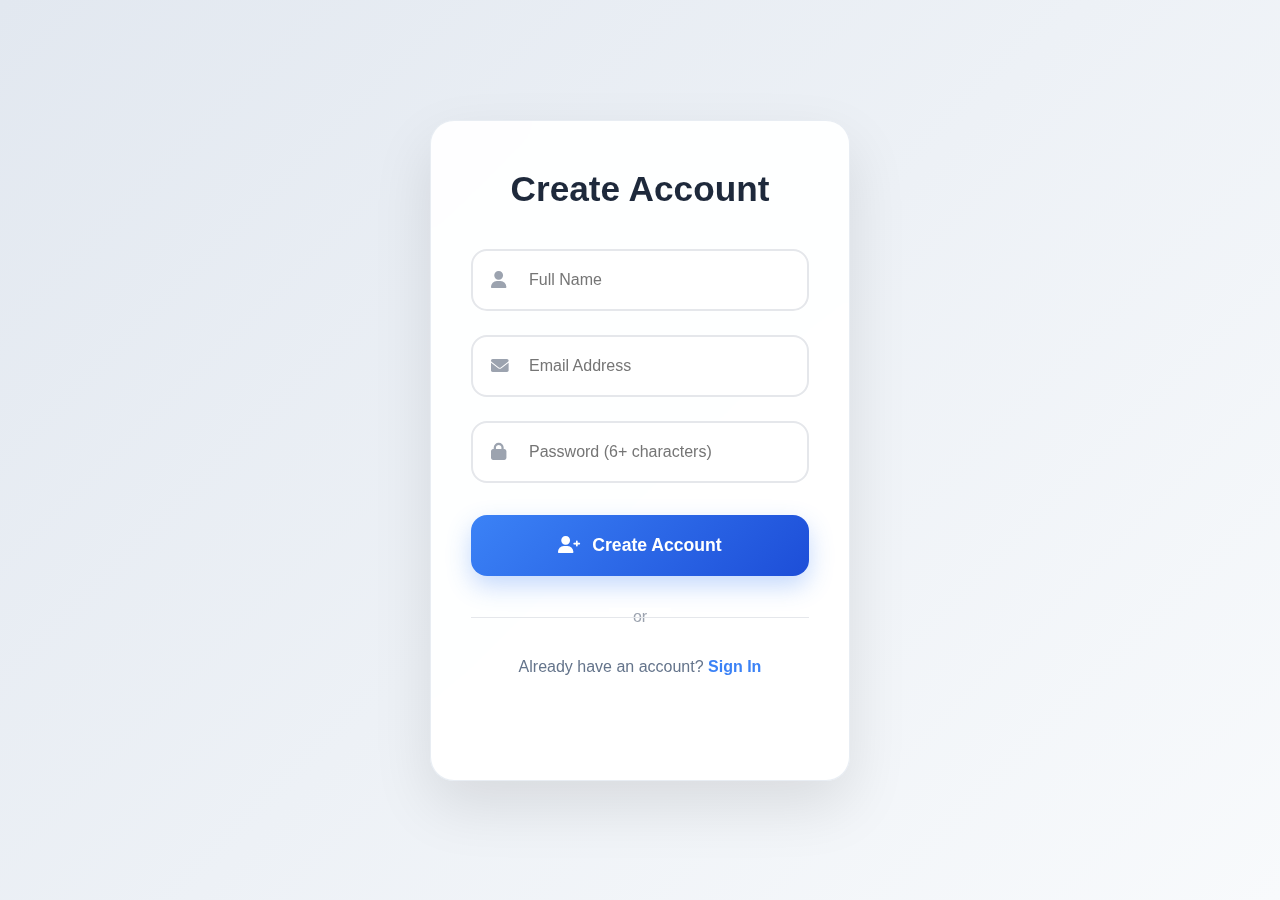
<file: public/index.html>
<!DOCTYPE html>
<html lang="en">
<head>
    <meta charset="UTF-8">
    <meta name="viewport" content="width=device-width, initial-scale=1.0">
    <title>Register — AI Resume Analyzer</title>
    <link href="https://cdnjs.cloudflare.com/ajax/libs/font-awesome/6.0.0/css/all.min.css" rel="stylesheet">
    <link rel="stylesheet" href="style.css">
</head>
<body>
    <div class="register-wrapper">
        <div class="register-container">
            <div class="register-card">
                <div class="logo-section">
                    <!-- <i class="fas fa-user-plus"></i> -->
                    <h1>Create Account</h1>
                    <!-- <p>Join thousands of professionals using AI-powered analysis</p> -->
                </div>

                <form class="register-form" id="registerForm">
                    <div class="input-group">
                        <i class="fas fa-user"></i>
                        <input id="name" type="text" placeholder="Full Name" required>
                    </div>

                    <div class="input-group">
                        <i class="fas fa-envelope"></i>
                        <input id="email" type="email" placeholder="Email Address" required>
                    </div>

                    <div class="input-group">
                        <i class="fas fa-lock"></i>
                        <input id="password" type="password" placeholder="Password (6+ characters)" required>
                    </div>

                    <button type="submit" id="btnRegister" class="btn-primary">
                        <i class="fas fa-user-plus"></i>
                        Create Account
                    </button>
                </form>

                <div class="divider">
                    <span>or</span>
                </div>

                <p class="login-link">
                    Already have an account? 
                    <a href="/login/">Sign In</a>
                </p>

                <div id="authStatus" class="status-message"></div>
            </div>
        </div>
    </div>

    <script src="script.js"></script>
</body>
</html>
</file>
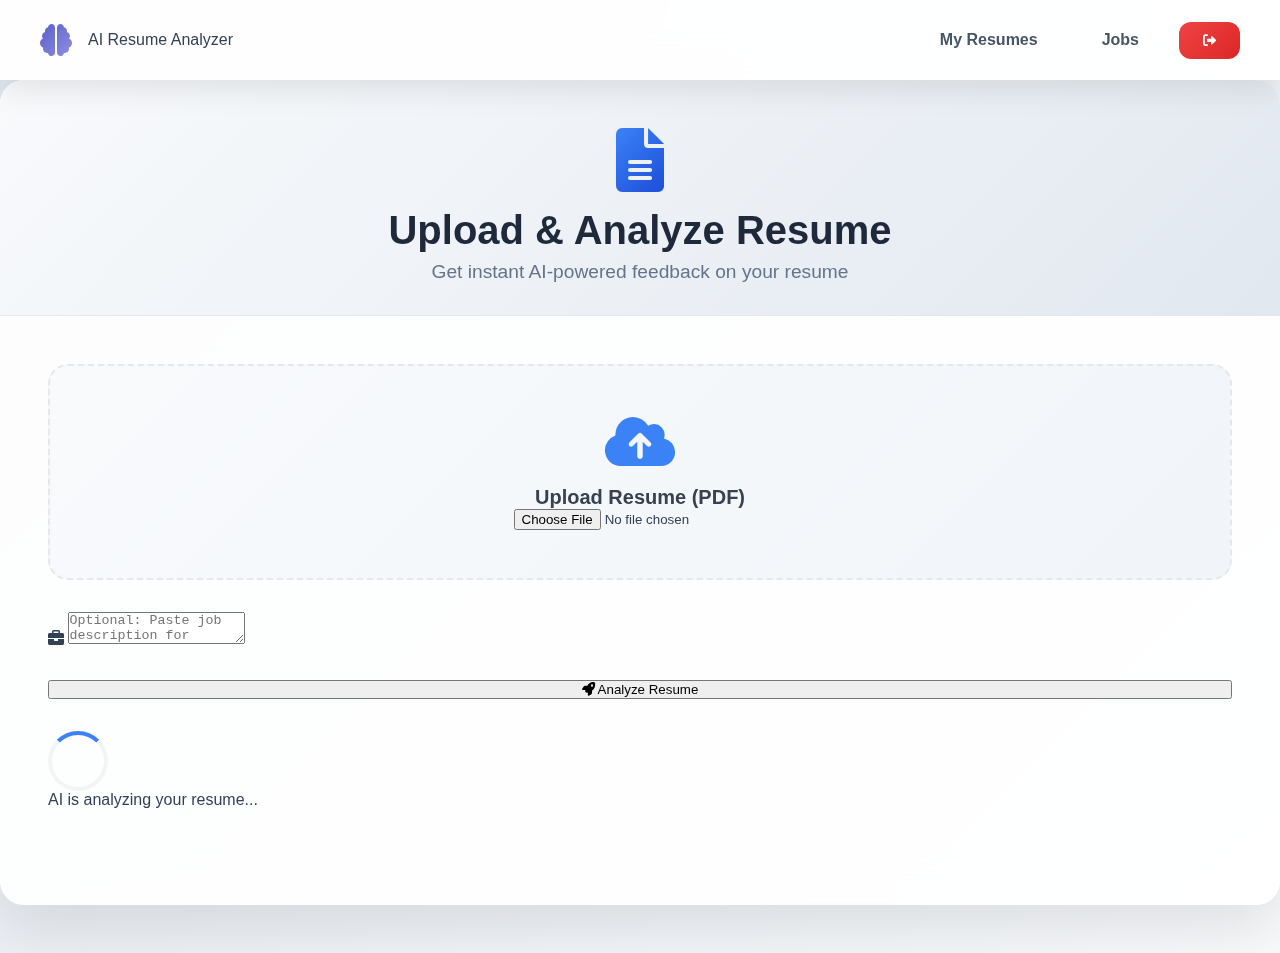
<file: public/analyzer/index.html>
<!DOCTYPE html>
<html lang="en">
<head>
    <meta charset="UTF-8">
    <meta name="viewport" content="width=device-width, initial-scale=1.0">
    <title>AI Resume Analyzer</title>
    <link href="https://cdnjs.cloudflare.com/ajax/libs/font-awesome/6.0.0/css/all.min.css" rel="stylesheet">
    <link rel="stylesheet" href="style.css">
    <!-- <link rel="stylesheet" href="../css/universal.css"> -->
</head>
<body>
    <nav class="navbar">
        <div class="nav-content">
            <div class="nav-left">
                <i class="fas fa-brain"></i>
                <span>AI Resume Analyzer</span>
            </div>
            <div class="nav-right">
                <a href="/resumes/" class="nav-link">My Resumes</a>
                <a href="/jobs/" class="nav-link">Jobs</a>
                <button class="btn-logout" onclick="logout()">
                    <i class="fas fa-sign-out-alt"></i>
                </button>
            </div>
        </div>
    </nav>

    <main class="analyzer-container">
        <div class="upload-card">
            <div class="upload-header">
                <i class="fas fa-file-alt"></i>
                <h1>Upload & Analyze Resume</h1>
                <p>Get instant AI-powered feedback on your resume</p>
            </div>

            <div class="upload-form">
                <div class="file-upload">
                    <label>
                        <i class="fas fa-cloud-upload-alt"></i>
                        <span>Upload Resume (PDF)</span>
                        <input type="file" id="fileInput" accept=".pdf" />
                    </label>
                </div>

                <div class="input-group">
                    <i class="fas fa-briefcase"></i>
                    <textarea id="jobDesc" placeholder="Optional: Paste job description for better matching analysis"></textarea>
                </div>

                <button id="btnUpload" class="btn-primary-large">
                    <i class="fas fa-rocket"></i>
                    Analyze Resume
                </button>

                <div id="loading" class="loading-state">
                    <div class="spinner"></div>
                    <span>AI is analyzing your resume...</span>
                </div>
            </div>

            <div id="result" class="results-section"></div>
        </div>
    </main>

    <script src="script.js"></script>
    <!-- <script src="../js/analyzer.js"></script> -->
</body>
</html>
</file>
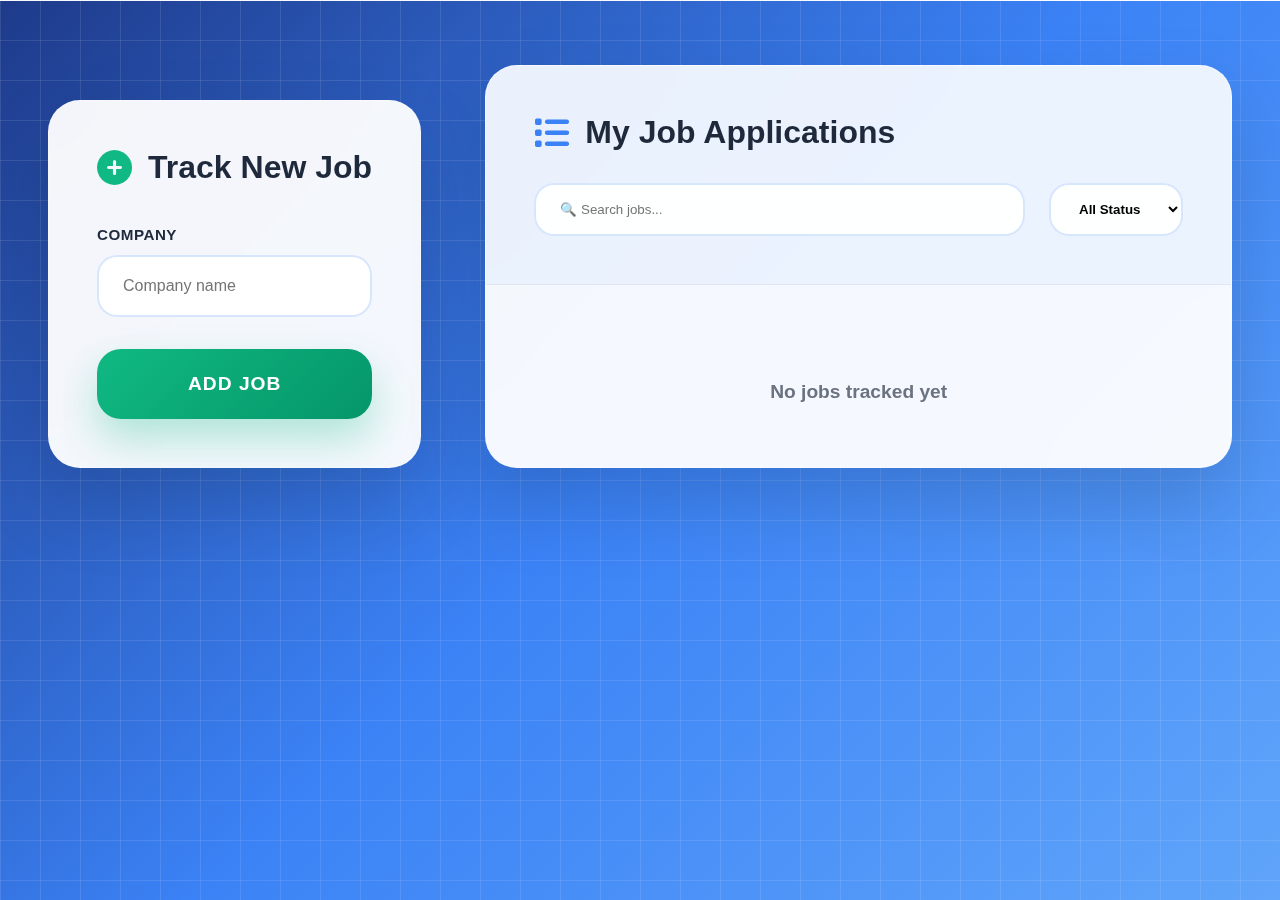
<file: public/jobs/index.html>
<!DOCTYPE html>
<html lang="en">
<head>
    <meta charset="UTF-8">
    <meta name="viewport" content="width=device-width, initial-scale=1.0">
    <title>Job Tracker - AI Resume Analyzer</title>
    <link href="https://cdnjs.cloudflare.com/ajax/libs/font-awesome/6.0.0/css/all.min.css" rel="stylesheet">
    <link rel="stylesheet" href="style.css">
</head>
<body>
    <!-- Navbar same as analyzer -->
    <nav class="navbar"><!-- ... same navbar ... --></nav>

    <main class="jobs-container">
        <!-- Add Job Form - All 12 fields preserved -->
        <div class="job-form-card">
            <h2><i class="fas fa-plus-circle"></i> Track New Job</h2>
            <!-- All your form fields exactly same -->
            <div class="form-group">
                <label>Company</label>
                <input id="jobCompany" placeholder="Company name">
            </div>
            <!-- ... all 12 fields ... -->
            <button id="btnAddJob" class="btn-primary">Add Job</button>
            <div id="jobsMsg"></div>
        </div>

        <!-- Jobs Table - Perfect responsive -->
        <div class="jobs-table-card">
            <div class="table-header">
                <h2><i class="fas fa-list"></i> My Job Applications</h2>
                <div class="table-controls">
                    <input id="searchJob" placeholder="🔍 Search jobs...">
                    <select id="filterStatus">
                        <option>All Status</option>
                        <!-- ... options ... -->
                    </select>
                </div>
            </div>
            <div class="table-wrapper">
                <table id="jobsTable">
                    <!-- Your exact table structure -->
                </table>
            </div>
            <div id="emptyState">No jobs tracked yet</div>
        </div>
    </main>

    <!-- <script src="scri// public/js/jobs.js
const btnAddJob = document.getElementById("btnAddJob");
const jobsTableBody = document.querySelector("#jobsTable tbody");
const jobsMsg = document.getElementById("jobsMsg");

function getToken() {
  return localStorage.getItem("token");
}

async function fetchJobs() {
  const token = getToken();
  if (!token) {
    jobsMsg.innerText = "Please login on index page";
    return;
  }

  try {
    const res = await fetch("/api/jobs", {
      headers: { Authorization: "Bearer " + token }
    });

    const data = await res.json();
    if (!data.success) {
      jobsMsg.innerText = "Failed to load jobs";
      return;
    }

    if (!data.jobs.length) {
      document.getElementById("emptyState").style.display = "block";
    } else {
      document.getElementById("emptyState").style.display = "none";
    }

    jobsTableBody.innerHTML = data.jobs
      .map(j => `
        <tr data-id="${j._id}">
          <td>${j.company}</td>
          <td>${j.position}</td>
          <td>${j.jobPostStatus || "open"}</td>
          <td>${j.jobType || "-"}</td>
          <td>${j.appliedDate ? new Date(j.appliedDate).toLocaleDateString() : "-"}</td>
          <td>
            <button class="btnEdit">Edit</button>
            <button class="btnDel">Delete</button>
          </td>
        </tr>
      `)
      .join("");
  } catch (err) {
    console.error(err);
    jobsMsg.innerText = "Error fetching";
  }
}

// Add Job
btnAddJob.addEventListener("click", async () => {
  const token = getToken();
  if (!token) return alert("Please login");

  const payload = {
    company: document.getElementById("jobCompany").value,
    position: document.getElementById("jobPosition").value,
    jobPostStatus: document.getElementById("jobPostStatus").value,
    status: document.getElementById("jobStatus").value,
    jobLocation: document.getElementById("jobLocation").value,
    jobType: document.getElementById("jobType").value,
    salary: document.getElementById("jobSalary").value,
    url: document.getElementById("jobUrl").value,
    jobDescription: document.getElementById("jobDesc").value,
    appliedDate: document.getElementById("jobDate").value,
    notes: document.getElementById("jobNotes").value
  };

  try {
    const res = await fetch("/api/jobs", {
      method: "POST",
      headers: {
        "Content-Type": "application/json",
        Authorization: "Bearer " + token
      },
      body: JSON.stringify(payload)
    });

    const data = await res.json();
    if (!data.success) {
      jobsMsg.innerText = data.message || "Add failed";
      return;
    }

    jobsMsg.innerText = "Job added";
    fetchJobs();
  } catch (err) {
    console.error(err);
    jobsMsg.innerText = "Error adding job";
  }
});

// Edit + Delete (Delegation)
document.addEventListener("click", async (e) => {
  if (e.target.matches(".btnDel")) {
    const row = e.target.closest("tr");
    const id = row.dataset.id;

    if (!confirm("Delete this job?")) return;

    const token = getToken();
    await fetch("/api/jobs/" + id, {
      method: "DELETE",
      headers: { Authorization: "Bearer " + token }
    });

    fetchJobs();
  }

  if (e.target.matches(".btnEdit")) {
    const row = e.target.closest("tr");
    const id = row.dataset.id;

    const newPostStatus = prompt(
      "Job Posting Status (open/paused/closed/filled/expired/draft):",
      row.children[2].innerText
    );

    const newMyStatus = prompt(
      "Your Status (Applied/Interviewing/Offered/Rejected):"
    );

    const token = getToken();

    await fetch("/api/jobs/" + id, {
      method: "PUT",
      headers: {
        "Content-Type": "application/json",
        Authorization: "Bearer " + token
      },
      body: JSON.stringify({
        jobPostStatus: newPostStatus,
        status: newMyStatus
      })
    });

    fetchJobs();
  }
});

// Load on page start
fetchJobs();
pt.js"></script> -->
</body>
</html>
</file>
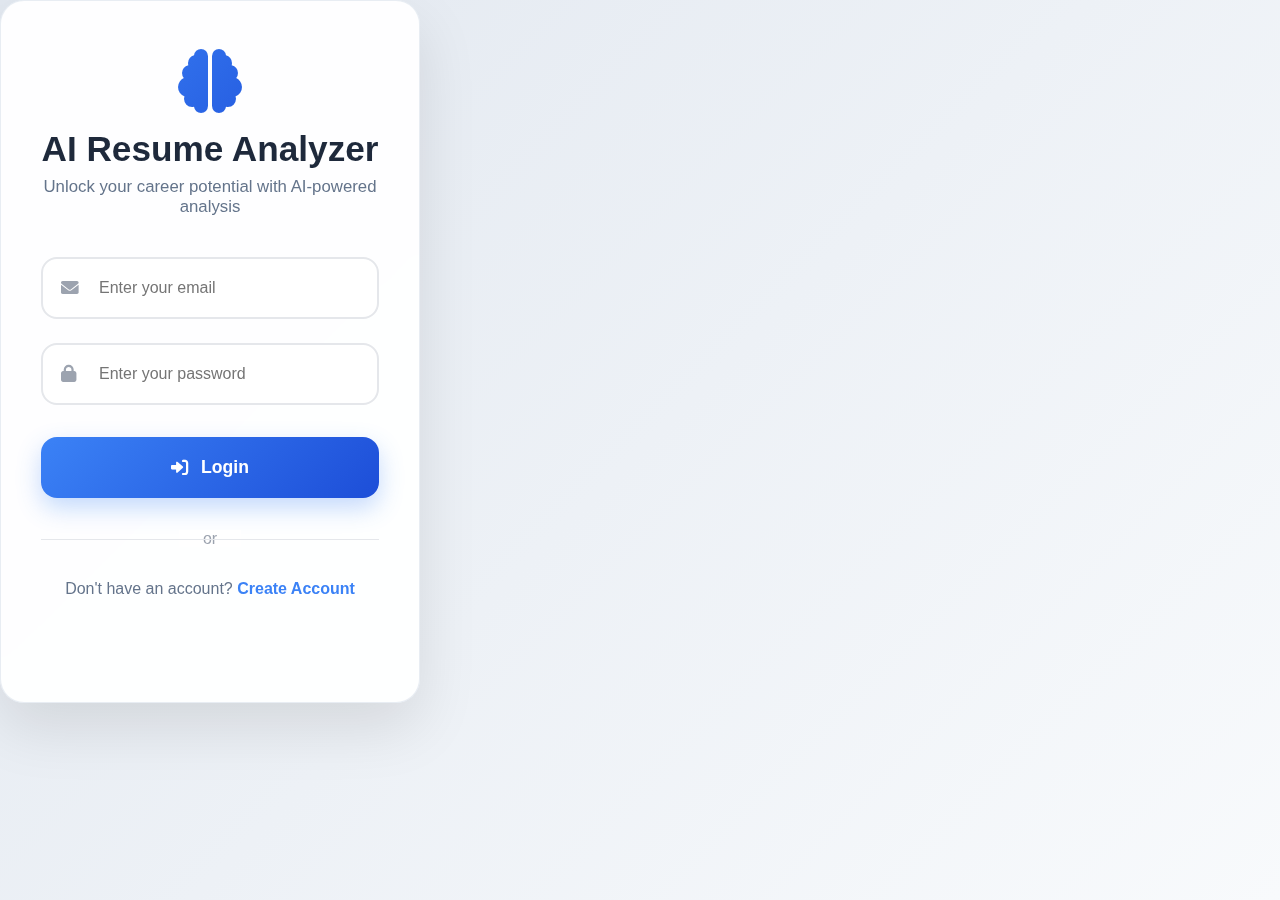
<file: public/login/index.html>
<!DOCTYPE html>
<html lang="en">
<head>
    <meta charset="UTF-8">
    <meta name="viewport" content="width=device-width, initial-scale=1.0">
    <title>Login — AI Resume Analyzer</title>
    <link href="https://cdnjs.cloudflare.com/ajax/libs/font-awesome/6.0.0/css/all.min.css" rel="stylesheet">
    <link rel="stylesheet" href="style.css">
</head>
<body>
    <div class="login-container">
        <div class="login-card">
            <div class="logo-section">
                <i class="fas fa-brain"></i>
                <h1>AI Resume Analyzer</h1>
                <p>Unlock your career potential with AI-powered analysis</p>
            </div>
            
            <form class="login-form" id="loginForm">
                <div class="input-group">
                    <i class="fas fa-envelope"></i>
                    <input id="email" type="email" placeholder="Enter your email" required>
                </div>
                
                <div class="input-group">
                    <i class="fas fa-lock"></i>
                    <input id="password" type="password" placeholder="Enter your password" required>
                </div>
                
                <button type="submit" id="btnLogin" class="btn-primary">
                    <i class="fas fa-sign-in-alt"></i>
                    Login
                </button>
            </form>
            
            <div class="divider">
                <span>or</span>
            </div>
            
            <p class="register-link">
                Don't have an account? 
                <a href="/">Create Account</a>
            </p>
            
            <div id="authStatus" class="status-message"></div>
        </div>
        
        <div class="login-bg">
            <div class="bg-animation"></div>
        </div>
    </div>

    <script src="script.js"></script>
    <script src="authscript.js"></script>

</body>
</html>
</file>
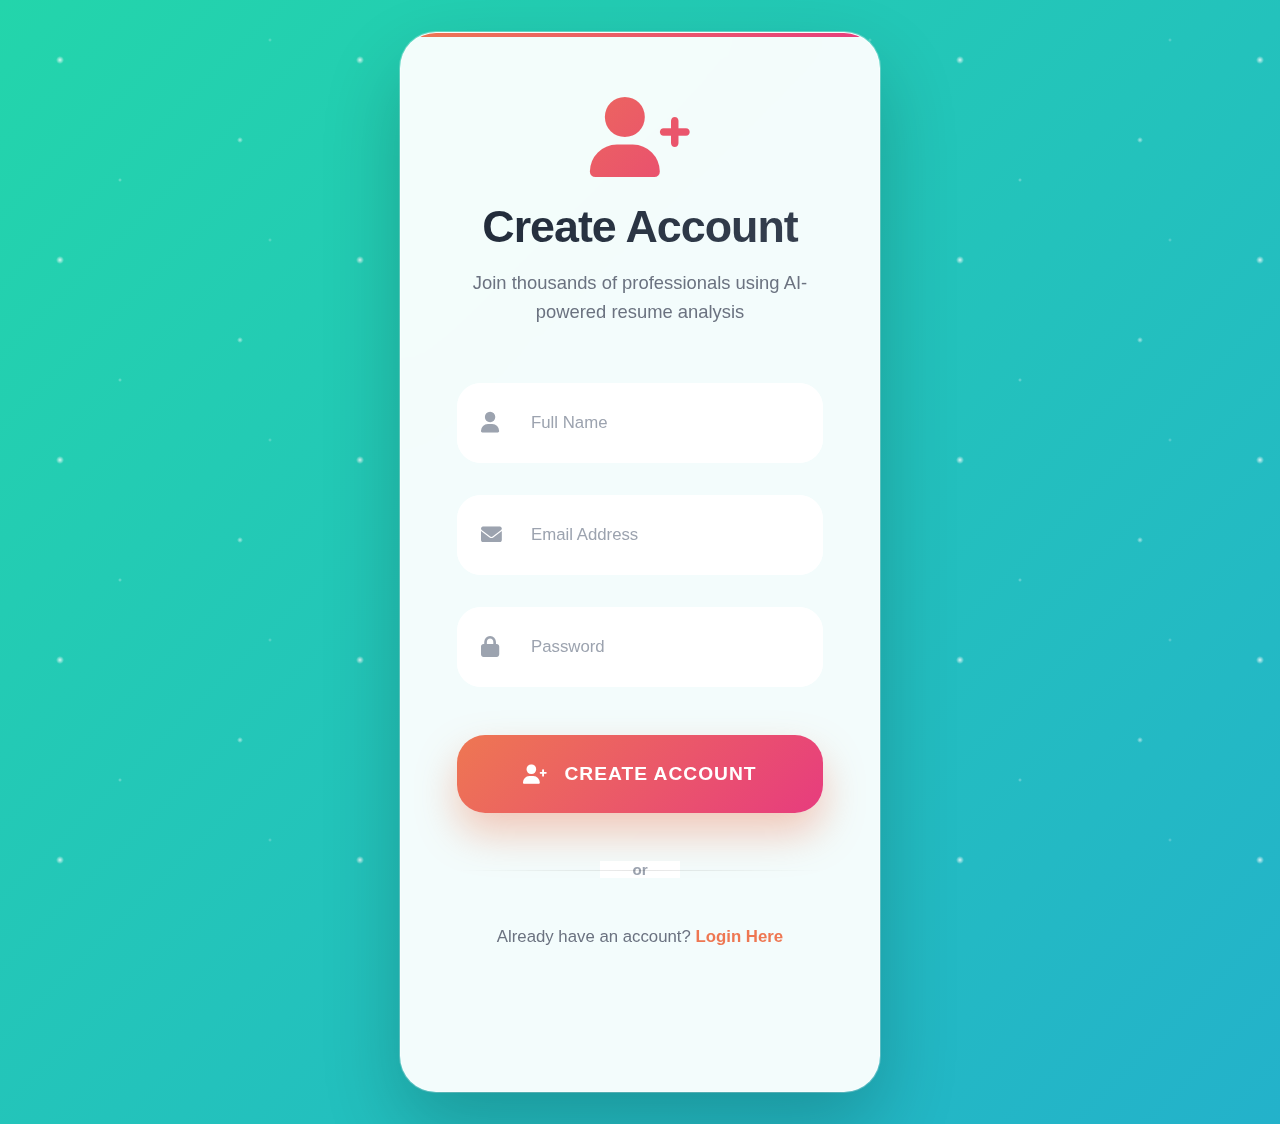
<file: public/register/index.html>
<!DOCTYPE html>
<html lang="en">
<head>
    <meta charset="UTF-8">
    <meta name="viewport" content="width=device-width, initial-scale=1.0">
    <title>Register — AI Resume Analyzer</title>
    <link href="https://cdnjs.cloudflare.com/ajax/libs/font-awesome/6.0.0/css/all.min.css" rel="stylesheet">
    <link rel="stylesheet" href="style.css">
</head>
<body>
    <div class="register-container">
        <div class="register-card">
            <div class="logo-section">
                <i class="fas fa-user-plus"></i>
                <h1>Create Account</h1>
                <p>Join thousands of professionals using AI-powered resume analysis</p>
            </div>
            
            <form class="register-form" id="registerForm">
                <div class="input-group">
                    <i class="fas fa-user"></i>
                    <input id="name" type="text" placeholder="Full Name" required>
                </div>
                
                <div class="input-group">
                    <i class="fas fa-envelope"></i>
                    <input id="email" type="email" placeholder="Email Address" required>
                </div>
                
                <div class="input-group">
                    <i class="fas fa-lock"></i>
                    <input id="password" type="password" placeholder="Password" required>
                </div>
                
                <button type="submit" id="btnRegister" class="btn-primary">
                    <i class="fas fa-user-plus"></i>
                    Create Account
                </button>
            </form>
            
            <div class="divider">
                <span>or</span>
            </div>
            
            <p class="login-link">
                Already have an account? 
                <a href="/login/">Login Here</a>
            </p>
            
            <div id="authStatus" class="status-message"></div>
        </div>
    </div>

    <script src="script.js"></script>
</body>
</html>
</file>
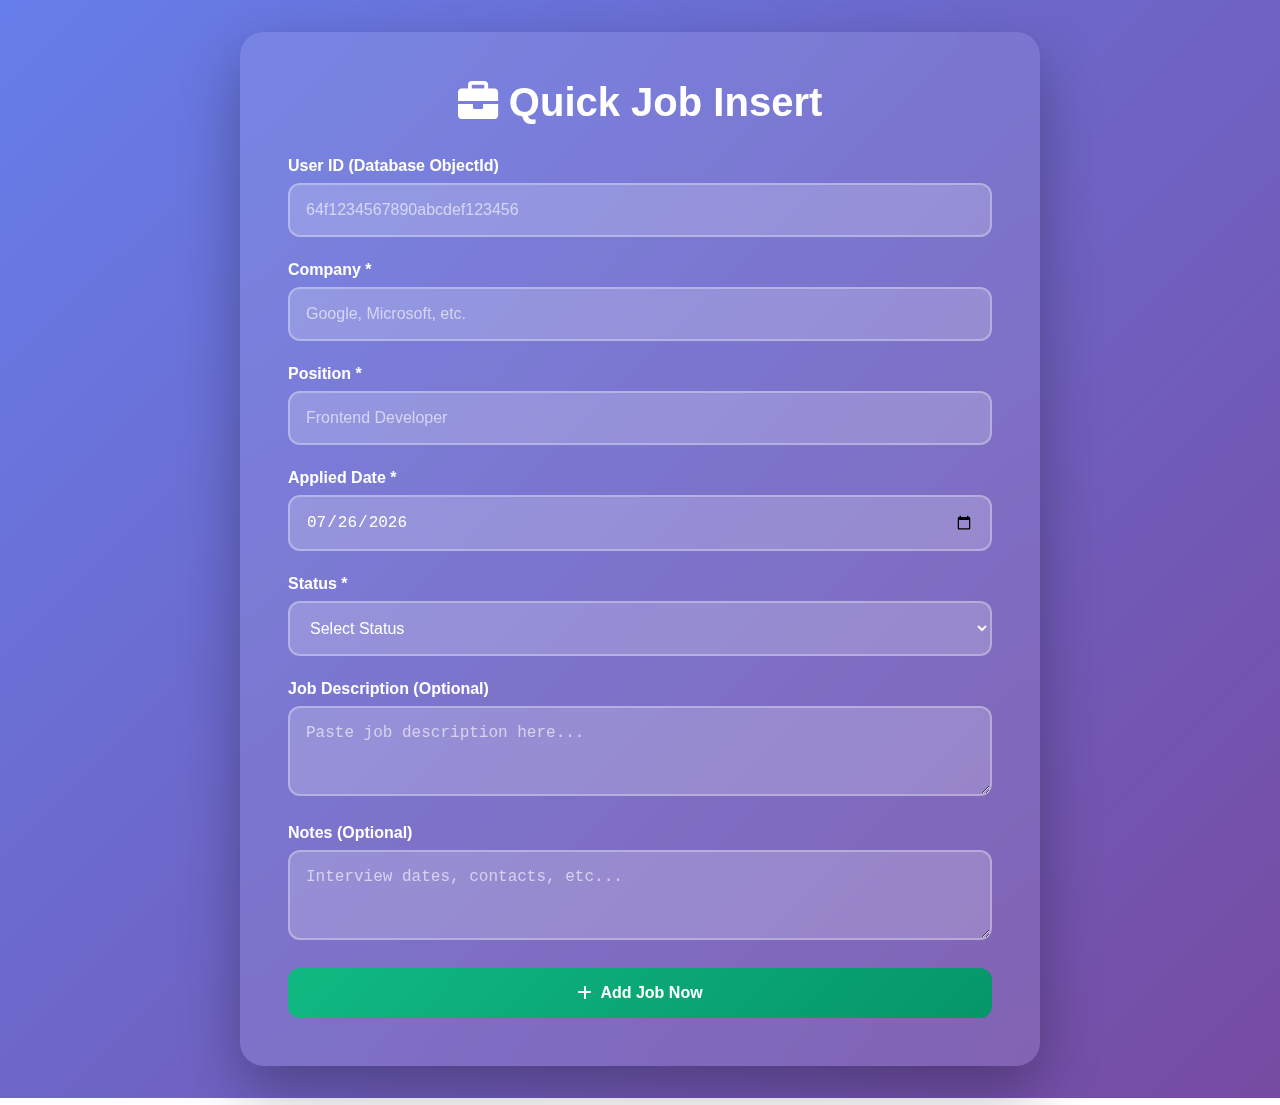
<file: public/admin-jobs.html>
<!DOCTYPE html>
<html lang="en">
<head>
    <meta charset="UTF-8">
    <meta name="viewport" content="width=device-width, initial-scale=1.0">
    <title>Admin Job Insert - Quick Add</title>
    <link href="https://cdnjs.cloudflare.com/ajax/libs/font-awesome/6.0.0/css/all.min.css" rel="stylesheet">
    <style>
        * { margin: 0; padding: 0; box-sizing: border-box; }
        body {
            font-family: -apple-system, BlinkMacSystemFont, sans-serif;
            background: linear-gradient(135deg, #667eea 0%, #764ba2 100%);
            min-height: 100vh;
            padding: 2rem;
        }
        .container {
            max-width: 800px;
            margin: 0 auto;
            background: rgba(255,255,255,0.1);
            backdrop-filter: blur(20px);
            border-radius: 24px;
            padding: 3rem;
            box-shadow: 0 25px 60px rgba(0,0,0,0.3);
        }
        h1 {
            text-align: center;
            color: white;
            margin-bottom: 2rem;
            font-size: 2.5rem;
        }
        .form-group {
            margin-bottom: 1.5rem;
        }
        label {
            display: block;
            color: white;
            margin-bottom: 0.5rem;
            font-weight: 600;
        }
        input, select, textarea {
            width: 100%;
            padding: 1rem;
            border: 2px solid rgba(255,255,255,0.3);
            border-radius: 12px;
            background: rgba(255,255,255,0.1);
            color: white;
            font-size: 1rem;
            backdrop-filter: blur(10px);
        }
        input::placeholder, textarea::placeholder {
            color: rgba(255,255,255,0.6);
        }
        input:focus, select:focus, textarea:focus {
            outline: none;
            border-color: #8b5cf6;
            box-shadow: 0 0 0 3px rgba(139,92,246,0.3);
        }
        .btn {
            padding: 1rem 2rem;
            border: none;
            border-radius: 12px;
            font-weight: 600;
            font-size: 1rem;
            cursor: pointer;
            display: inline-flex;
            align-items: center;
            gap: 0.5rem;
            transition: all 0.3s;
        }
        .btn-primary {
            background: linear-gradient(135deg, #10b981, #059669);
            color: white;
            width: 100%;
            justify-content: center;
        }
        .btn-primary:hover {
            transform: translateY(-2px);
            box-shadow: 0 15px 35px rgba(16,185,129,0.4);
        }
        .btn-success {
            background: linear-gradient(135deg, #10b981, #059669);
            color: white;
            margin-right: 1rem;
        }
        .jobs-list {
            margin-top: 2rem;
            max-height: 400px;
            overflow-y: auto;
        }
        .job-item {
            background: rgba(255,255,255,0.1);
            padding: 1.5rem;
            border-radius: 12px;
            margin-bottom: 1rem;
            border-left: 4px solid #10b981;
        }
        .status-badge {
            padding: 0.25rem 0.75rem;
            border-radius: 20px;
            font-size: 0.8rem;
            font-weight: 600;
        }
        .status-applied { background: #fed7aa; color: #b45309; }
        .status-interviewing { background: #bbf7d0; color: #059669; }
        .status-rejected { background: #fecaca; color: #991b1b; }
        .status-offered { background: #dcfce7; color: #166534; }
        .loading {
            text-align: center;
            padding: 2rem;
            color: white;
        }
        .spinner {
            width: 40px;
            height: 40px;
            border: 4px solid rgba(255,255,255,0.3);
            border-top: 4px solid white;
            border-radius: 50%;
            animation: spin 1s linear infinite;
            margin: 0 auto 1rem;
        }
        @keyframes spin {
            to { transform: rotate(360deg); }
        }
        .error { color: #ef4444; background: rgba(239,68,68,0.1); padding: 1rem; border-radius: 8px; margin-bottom: 1rem; }
        .success { color: #10b981; background: rgba(16,185,129,0.1); padding: 1rem; border-radius: 8px; margin-bottom: 1rem; }
    </style>
</head>
<body>
    <div class="container">
        <h1><i class="fas fa-briefcase"></i> Quick Job Insert</h1>
        
        <!-- Status Messages -->
        <div id="message"></div>
        
        <!-- Job Form -->
        <form id="jobForm">
            <div class="form-group">
                <label>User ID (Database ObjectId)</label>
                <input type="text" id="userId" placeholder="64f1234567890abcdef123456" required>
            </div>
            
            <div class="form-group">
                <label>Company *</label>
                <input type="text" id="company" placeholder="Google, Microsoft, etc." required>
            </div>
            
            <div class="form-group">
                <label>Position *</label>
                <input type="text" id="position" placeholder="Frontend Developer" required>
            </div>
            
            <div class="form-group">
                <label>Applied Date *</label>
                <input type="date" id="appliedDate" required>
            </div>
            
            <div class="form-group">
                <label>Status *</label>
                <select id="status" required>
                    <option value="">Select Status</option>
                    <option value="Applied">Applied</option>
                    <option value="Interviewing">Interviewing</option>
                    <option value="Rejected">Rejected</option>
                    <option value="Offered">Offered</option>
                </select>
            </div>
            
            <div class="form-group">
                <label>Job Description (Optional)</label>
                <textarea id="jobDescription" rows="3" placeholder="Paste job description here..."></textarea>
            </div>
            
            <div class="form-group">
                <label>Notes (Optional)</label>
                <textarea id="notes" rows="3" placeholder="Interview dates, contacts, etc..."></textarea>
            </div>
            
            <button type="submit" class="btn btn-primary">
                <i class="fas fa-plus"></i>
                Add Job Now
            </button>
        </form>
        
        <!-- Jobs List -->
        <div id="jobsList" class="jobs-list" style="display:none;">
            <h3 style="color:white;margin-bottom:1rem;"><i class="fas fa-list"></i> Recently Added Jobs:</h3>
            <div id="jobsContainer"></div>
        </div>
    </div>

    <script>
        // Set today's date by default
        document.getElementById('appliedDate').valueAsDate = new Date();

        document.getElementById('jobForm').addEventListener('submit', async (e) => {
            e.preventDefault();
            
            const btn = document.querySelector('.btn-primary');
            const messageDiv = document.getElementById('message');
            const jobsList = document.getElementById('jobsList');
            
            // Show loading
            btn.innerHTML = '<i class="fas fa-spinner fa-spin"></i> Adding...';
            btn.disabled = true;
            messageDiv.innerHTML = '<div class="loading"><div class="spinner"></div>Adding job...</div>';
            
            const formData = {
                userId: document.getElementById('userId').value.trim(),
                company: document.getElementById('company').value.trim(),
                position: document.getElementById('position').value.trim(),
                appliedDate: document.getElementById('appliedDate').value,
                status: document.getElementById('status').value,
                jobDescription: document.getElementById('jobDescription').value.trim(),
                notes: document.getElementById('notes').value.trim()
            };
            
            try {
                // Direct API call - NO TOKEN REQUIRED (for admin)
                const response = await fetch('/api/jobs', {
                    method: 'POST',
                    headers: { 'Content-Type': 'application/json' },
                    body: JSON.stringify(formData)
                });
                
                const data = await response.json();
                
                if (data.success) {
                    messageDiv.innerHTML = `
                        <div class="success">
                            ✅ <strong>${data.job.company}</strong> job added successfully! 
                            ID: de>${data.job._id}</code>
                        </div>
                    `;
                    document.getElementById('jobForm').reset();
                    document.getElementById('appliedDate').valueAsDate = new Date();
                    jobsList.style.display = 'block';
                    loadRecentJobs(); // Load recent jobs
                } else {
                    throw new Error(data.message || 'Unknown error');
                }
            } catch (error) {
                messageDiv.innerHTML = `
                    <div class="error">
                        ❌ Error: ${error.message}
                        <br><small>Check backend server & routes</small>
                    </div>
                `;
            } finally {
                btn.innerHTML = '<i class="fas fa-plus"></i> Add Job Now';
                btn.disabled = false;
            }
        });

        async function loadRecentJobs() {
            try {
                const response = await fetch('/api/jobs');
                const data = await response.json();
                const container = document.getElementById('jobsContainer');
                
                if (data.success && data.jobs.length > 0) {
                    container.innerHTML = data.jobs.slice(0, 5).map(job => `
                        <div class="job-item">
                            <div style="display:flex;justify-content:space-between;align-items:center;">
                                <strong>${job.company}</strong>
                                <span class="status-badge status-${job.status.toLowerCase()}">${job.status}</span>
                            </div>
                            <div>${job.position}</div>
                            <div style="font-size:0.9rem;color:rgba(255,255,255,0.7);">
                                ${new Date(job.appliedDate).toLocaleDateString()} | 
                                ${job.userId.slice(-6)}
                            </div>
                        </div>
                    `).join('');
                }
            } catch (error) {
                console.log('Recent jobs load failed:', error);
            }
        }
    </script>
</body>
</html>
</file>
<file: public/style.css>
/* 🎨 REGISTER PAGE - PERFECT MATCH WITH LOGIN PAGE */
* { 
    margin: 0; 
    padding: 0; 
    box-sizing: border-box; 
}

html, body {
    height: 100vh;
    font-family: -apple-system, BlinkMacSystemFont, 'Segoe UI', Roboto, sans-serif;
    background: linear-gradient(135deg, #e2e8f0 0%, #f8fafc 100%);
    color: #334155;
}

/* PERFECT CENTERING WRAPPER - SAME AS LOGIN */
.register-wrapper {
    min-height: 100vh;
    display: flex;
    align-items: center;
    justify-content: center;
    padding: 2rem 1rem;
}

/* MAIN CONTAINER */
.register-container {
    width: 100%;
    max-width: 420px;
}

/* REGISTER CARD - IDENTICAL TO LOGIN */
.register-card {
    background: rgba(255, 255, 255, 0.95);
    backdrop-filter: blur(20px);
    border-radius: 24px;
    padding: 3rem 2.5rem;
    box-shadow: 0 25px 60px rgba(0, 0, 0, 0.1);
    border: 1px solid rgba(226, 232, 240, 0.8);
    position: relative;
    z-index: 10;
}

/* LOGO SECTION - SAME STYLE */
.logo-section {
    text-align: center;
    margin-bottom: 2.5rem;
}
.logo-section i {
    font-size: 4rem;
    background: linear-gradient(135deg, #3b82f6, #1d4ed8);
    -webkit-background-clip: text;
    -webkit-text-fill-color: transparent;
    margin-bottom: 1rem;
    display: block;
}
.logo-section h1 {
    font-size: 2.2rem;
    font-weight: 800;
    color: #1e293b;
    margin-bottom: 0.5rem;
}
.logo-section p {
    color: #64748b;
    font-size: 1.05rem;
    font-weight: 500;
}

/* FORM - IDENTICAL */
.register-form {
    display: flex;
    flex-direction: column;
    gap: 1.5rem;
}
.input-group {
    position: relative;
}
.input-group i {
    position: absolute;
    left: 1.25rem;
    top: 50%;
    transform: translateY(-50%);
    color: #9ca3af;
    font-size: 1.1rem;
    z-index: 2;
}
.input-group input {
    width: 100%;
    padding: 1.25rem 1.25rem 1.25rem 3.5rem;
    border: 2px solid #e5e7eb;
    border-radius: 16px;
    font-size: 1rem;
    background: white;
    transition: all 0.3s ease;
    font-family: inherit;
}
.input-group input:focus {
    outline: none;
    border-color: #3b82f6;
    box-shadow: 0 0 0 3px rgba(59, 130, 246, 0.1);
}

/* BUTTON - SAME AS LOGIN & APP */
.btn-primary {
    background: linear-gradient(135deg, #3b82f6, #1d4ed8);
    color: white;
    border: none;
    padding: 1.25rem 2rem;
    border-radius: 16px;
    font-size: 1.1rem;
    font-weight: 700;
    cursor: pointer;
    display: flex;
    align-items: center;
    justify-content: center;
    gap: 0.75rem;
    transition: all 0.3s ease;
    box-shadow: 0 10px 25px rgba(59, 130, 246, 0.3);
    margin-top: 0.5rem;
}
.btn-primary:hover:not(:disabled) {
    transform: translateY(-2px);
    box-shadow: 0 15px 35px rgba(59, 130, 246, 0.4);
}
.btn-primary:disabled {
    opacity: 0.7;
    cursor: not-allowed;
    transform: none;
}

/* DIVIDER - SAME */
.divider {
    position: relative;
    text-align: center;
    margin: 2rem 0;
    color: #9ca3af;
}
.divider::before {
    content: '';
    position: absolute;
    top: 50%;
    left: 0;
    right: 0;
    height: 1px;
    background: #e5e7eb;
}
.divider span {
    background: rgba(255, 255, 255, 0.95);
    padding: 0 1.5rem;
    font-weight: 500;
}

/* LOGIN LINK - SAME STYLE */
.login-link {
    text-align: center;
    color: #64748b;
    margin-bottom: 1rem;
    font-weight: 500;
}
.login-link a {
    color: #3b82f6;
    font-weight: 700;
    text-decoration: none;
}
.login-link a:hover {
    text-decoration: underline;
    color: #1d4ed8;
}

/* STATUS MESSAGE - IDENTICAL */
.status-message {
    margin-top: 1.5rem;
    padding: 1rem 1.5rem;
    border-radius: 12px;
    font-weight: 600;
    text-align: center;
}
.status-success {
    background: rgba(16, 185, 129, 0.15);
    color: #059669;
    border: 1px solid rgba(16, 185, 129, 0.3);
}
.status-error {
    background: rgba(239, 68, 68, 0.15);
    color: #dc2626;
    border: 1px solid rgba(239, 68, 68, 0.3);
}

/* RESPONSIVE - PERFECT MOBILE */
@media (max-width: 480px) {
    .register-wrapper {
        padding: 1rem 0.5rem;
    }
    .register-card {
        padding: 2rem 1.5rem;
        margin: 0;
    }
    .logo-section h1 {
        font-size: 1.8rem;
    }
    .logo-section i {
        font-size: 3.2rem;
    }
    .btn-primary {
        padding: 1.15rem 1.5rem;
    }
}
</file>
<file: public/analyzer/style.css>
/* 🎨 ANALYZER PAGE - PERFECT MATCH WITH JOBS/RESUMES/DETAILS */
* { margin: 0; padding: 0; box-sizing: border-box; }

body {
    font-family: -apple-system, BlinkMacSystemFont, 'Segoe UI', Roboto, sans-serif;
    background: linear-gradient(135deg, #e2e8f0 0%, #f8fafc 100%);
    min-height: 100vh;
    color: #334155;
}

/* Navbar - IDENTICAL TO ALL PAGES */
.navbar {
    background: rgba(255, 255, 255, 0.95);
    backdrop-filter: blur(20px);
    box-shadow: 0 8px 32px rgba(0, 0, 0, 0.1);
    position: sticky;
    top: 0;
    z-index: 1000;
    padding: 1.2rem 2rem;
}
.nav-content {
    max-width: 1200px;
    margin: 0 auto;
    display: flex;
    justify-content: space-between;
    align-items: center;
}
.nav-left {
    display: flex;
    align-items: center;
    gap: 1rem;
}
.nav-left i {
    font-size: 2rem;
    background: linear-gradient(135deg, #5b5fc7, #8b8fe2);
    -webkit-background-clip: text;
    -webkit-text-fill-color: transparent;
}
.nav-left h1 {
    font-size: 1.8rem;
    font-weight: 800;
    color: #1e293b;
}
.nav-right {
    display: flex;
    align-items: center;
    gap: 1rem;
}
.nav-link {
    color: #475569;
    text-decoration: none;
    padding: 0.75rem 1.5rem;
    border-radius: 12px;
    font-weight: 700;
    transition: all 0.3s ease;
}
.nav-link:hover {
    background: rgba(91, 95, 199, 0.1);
    box-shadow: 0 8px 20px rgba(91, 95, 199, 0.25);
    color: #5b5fc7;
}
.nav-link.active {
    background: rgba(91, 95, 199, 0.15);
    color: #5b5fc7;
}
.btn-logout {
    background: linear-gradient(135deg, #ef4444, #dc2626);
    color: white;
    border: none;
    padding: 0.75rem 1.5rem;
    border-radius: 12px;
    font-weight: 700;
    cursor: pointer;
    display: flex;
    align-items: center;
    gap: 0.5rem;
    transition: all 0.3s ease;
}
.btn-logout:hover {
    transform: translateY(-2px);
    box-shadow: 0 12px 30px rgba(239, 68, 68, 0.4);
}

/* Container - SAME AS ALL PAGES */
.container {
    max-width: 1200px;
    margin: 2rem auto;
    padding: 0 1.5rem;
}

/* Upload Card */
.upload-card {
    background: rgba(255, 255, 255, 0.9);
    backdrop-filter: blur(20px);
    border-radius: 24px;
    box-shadow: 0 25px 60px rgba(0, 0, 0, 0.1);
    overflow: hidden;
    margin-bottom: 3rem;
}
.upload-header {
    background: linear-gradient(135deg, #f8fafc, #e2e8f0);
    padding: 3rem 3rem 2rem;
    text-align: center;
    border-bottom: 1px solid #e2e8f0;
}
.upload-header i {
    font-size: 4rem;
    background: linear-gradient(135deg, #3b82f6, #1d4ed8);
    -webkit-background-clip: text;
    -webkit-text-fill-color: transparent;
    margin-bottom: 1rem;
}
.upload-header h1 {
    font-size: 2.5rem;
    font-weight: 800;
    color: #1e293b;
    margin-bottom: 0.5rem;
}
.upload-header p {
    font-size: 1.2rem;
    color: #64748b;
    font-weight: 500;
}

/* Upload Form */
.upload-form {
    padding: 3rem;
    display: flex;
    flex-direction: column;
    gap: 2rem;
}
.form-group {
    position: relative;
}
.form-group label {
    display: block;
}
.form-group input[type="file"] {
    display: none;
}
.file-upload label {
    display: flex;
    flex-direction: column;
    align-items: center;
    background: linear-gradient(135deg, #f8fafc, #f1f5f9);
    border: 2px dashed #e5e7eb;
    border-radius: 20px;
    padding: 3rem 2rem;
    cursor: pointer;
    transition: all 0.3s ease;
    text-align: center;
}
.file-upload label:hover {
    background: linear-gradient(135deg, #f1f5f9, #e5e7eb);
    border-color: #3b82f6;
    transform: translateY(-2px);
    box-shadow: 0 15px 40px rgba(59, 130, 246, 0.15);
}
.file-upload i {
    font-size: 3.5rem;
    color: #3b82f6;
    margin-bottom: 1rem;
}
.file-upload span {
    font-size: 1.25rem;
    font-weight: 700;
    color: #374151;
}
.form-group textarea {
    width: 100%;
    padding: 1.25rem 1.25rem 1.25rem 3.5rem;
    border: 2px solid #e5e7eb;
    border-radius: 16px;
    font-size: 1rem;
    background: white;
    resize: vertical;
    min-height: 140px;
    font-family: inherit;
    transition: all 0.3s ease;
}
.form-group textarea:focus,
.form-group textarea:focus-within {
    outline: none;
    border-color: #3b82f6;
    box-shadow: 0 0 0 3px rgba(59, 130, 246, 0.1);
}
.form-group i {
    position: absolute;
    left: 1.25rem;
    top: 1.75rem;
    color: #9ca3af;
    font-size: 1.2rem;
    z-index: 1;
}

/* Buttons - SAME AS ALL PAGES */
.btn-primary {
    background: linear-gradient(135deg, #3b82f6, #1d4ed8);
    color: white;
    padding: 1.25rem 2.5rem;
    border-radius: 16px;
    font-size: 1.15rem;
    font-weight: 700;
    cursor: pointer;
    display: inline-flex;
    align-items: center;
    justify-content: center;
    gap: 0.75rem;
    border: none;
    transition: all 0.3s ease;
    box-shadow: 0 10px 25px rgba(59, 130, 246, 0.3);
    width: 100%;
}
.btn-primary:hover:not(:disabled) {
    transform: translateY(-2px);
    box-shadow: 0 15px 35px rgba(59, 130, 246, 0.4);
}
.btn-primary:disabled {
    opacity: 0.7;
    cursor: not-allowed;
    transform: none;
}

/* Loading */
.loading {
    display: flex;
    flex-direction: column;
    align-items: center;
    justify-content: center;
    gap: 1.5rem;
    padding: 3rem;
    color: #3b82f6;
    font-weight: 600;
    font-size: 1.1rem;
}
.spinner {
    width: 60px;
    height: 60px;
    border: 4px solid #f3f4f6;
    border-top: 4px solid #3b82f6;
    border-radius: 50%;
    animation: spin 1s linear infinite;
}

/* Results Section */
.results-section {
    margin-top: 3rem;
}
.result-section {
    margin-bottom: 3rem;
}
.scores-grid {
    display: grid;
    grid-template-columns: repeat(auto-fit, minmax(300px, 1fr));
    gap: 1.5rem;
}
.lists-grid {
    display: grid;
    grid-template-columns: repeat(auto-fit, minmax(350px, 1fr));
    gap: 1.5rem;
}
.result-card {
    background: white;
    backdrop-filter: blur(20px);
    border-radius: 20px;
    padding: 2.5rem;
    border: 1px solid #f1f5f9;
    box-shadow: 0 15px 40px rgba(0, 0, 0, 0.07);
    transition: all 0.3s ease;
}
.result-card:hover {
    transform: translateY(-5px);
    box-shadow: 0 25px 60px rgba(0, 0, 0, 0.12);
}
.score-card {
    text-align: center;
    padding: 2.5rem 2rem;
}
.primary-score {
    background: linear-gradient(135deg, #3b82f6, #1d4ed8);
    color: white;
    border: none;
}
.score-header {
    display: flex;
    align-items: center;
    justify-content: center;
    gap: 0.75rem;
    margin-bottom: 1.5rem;
}
.score-header i {
    font-size: 1.8rem;
}
.score-display {
    font-size: 4rem;
    font-weight: 800;
    line-height: 1;
    color: #3b82f6;
    margin-bottom: 0.5rem;
}
.primary-score .score-display {
    color: white;
    font-size: 4.5rem;
}
.score-label {
    font-size: 1rem;
    color: #64748b;
    font-weight: 600;
}
.primary-score .score-label {
    color: rgba(255, 255, 255, 0.9);
}
.card-header {
    display: flex;
    align-items: center;
    gap: 0.75rem;
    margin-bottom: 1.5rem;
    padding-bottom: 1rem;
    border-bottom: 1px solid #f1f5f9;
}
.card-header i {
    font-size: 1.5rem;
    color: #3b82f6;
}
.card-header h3 {
    font-size: 1.4rem;
    font-weight: 700;
    color: #1e293b;
    margin: 0;
}
.skills-list {
    list-style: none;
}
.skills-list li {
    padding: 1rem 0;
    border-bottom: 1px solid #f8fafc;
    display: flex;
    align-items: center;
    gap: 0.75rem;
    color: #475569;
}
.skills-list li:last-child {
    border-bottom: none;
}
.skills-list i {
    font-size: 1.1rem;
    width: 20px;
}
.improved-header {
    display: flex;
    justify-content: space-between;
    align-items: center;
    flex-wrap: wrap;
    gap: 1rem;
    margin-bottom: 1.5rem;
}
.btn-copy {
    background: linear-gradient(135deg, #10b981, #059669);
    color: white;
    border: none;
    padding: 0.875rem 1.75rem;
    border-radius: 12px;
    font-weight: 600;
    cursor: pointer;
    display: flex;
    align-items: center;
    gap: 0.5rem;
    transition: all 0.3s ease;
    box-shadow: 0 8px 20px rgba(16, 185, 129, 0.3);
}
.btn-copy:hover:not(.copied) {
    transform: translateY(-2px);
    box-shadow: 0 12px 30px rgba(16, 185, 129, 0.4);
}
.btn-copy.copied {
    background: #059669;
}
.improved-text {
    background: #f8fafc;
    padding: 1.75rem;
    border-radius: 16px;
    font-size: 1rem;
    line-height: 1.7;
    white-space: pre-wrap;
    border: 1px solid #e5e7eb;
    max-height: 450px;
    overflow-y: auto;
}
.file-info {
    text-align: center;
    padding: 1.5rem 0;
}
.file-link {
    display: inline-flex;
    align-items: center;
    gap: 0.5rem;
    color: #3b82f6;
    text-decoration: none;
    padding: 1rem 2rem;
    border: 2px solid #e5e7eb;
    border-radius: 12px;
    font-weight: 600;
    transition: all 0.3s ease;
}
.file-link:hover {
    background: #3b82f6;
    color: white;
    border-color: #3b82f6;
}
.no-file {
    color: #94a3b8;
    font-style: italic;
}

/* Error States */
.error-section {
    margin-top: 2rem;
}
.error-card {
    background: linear-gradient(135deg, #fee2e2, #fef2f2);
    border: 1px solid #fecaca;
}
.error-card i {
    color: #ef4444;
    font-size: 2.5rem;
}
.error-card h3 {
    color: #dc2626;
}

/* Toast - SAME AS ALL PAGES */
.toast {
    position: fixed;
    top: 20px;
    right: -400px;
    padding: 1.25rem 2rem;
    border-radius: 12px;
    color: white;
    font-weight: 600;
    font-size: 1rem;
    z-index: 10000;
    transition: all 0.3s ease;
    box-shadow: 0 15px 40px rgba(0, 0, 0, 0.2);
}
.toast.show {
    right: 20px;
}
.toast.success {
    background: linear-gradient(135deg, #10b981, #059669);
}
.toast.error {
    background: linear-gradient(135deg, #ef4444, #dc2626);
}

@keyframes spin {
    0% { transform: rotate(0deg); }
    100% { transform: rotate(360deg); }
}

.hidden { display: none !important; }

/* Responsive */
@media (max-width: 768px) {
    .container { padding: 1rem; }
    .upload-form { padding: 2rem 1.5rem; }
    .upload-header { padding: 2.5rem 1.5rem 2rem; }
    .upload-header h1 { font-size: 2rem; }
    .scores-grid, .lists-grid { grid-template-columns: 1fr; }
    .score-display { font-size: 3rem; }
    .primary-score .score-display { font-size: 3.5rem; }
}
</file>
<file: public/css/universal.css>
/* Universal Glassmorphism Framework */
* { margin: 0; padding: 0; box-sizing: border-box; }

:root {
    --glass-bg: rgba(255, 255, 255, 0.95);
    --glass-border: rgba(255, 255, 255, 0.2);
    --glass-shadow: 0 25px 50px rgba(0,0,0,0.15);
    --glass-blur: blur(20px);
    --primary-gradient: linear-gradient(135deg, #667eea 0%, #764ba2 100%);
    --secondary-gradient: linear-gradient(135deg, #3b82f6, #1d4ed8);
    --success-gradient: linear-gradient(135deg, #10b981, #059669);
    --danger-gradient: linear-gradient(135deg, #ef4444, #dc2626);
    --warning-gradient: linear-gradient(135deg, #f59e0b, #d97706);
}

body {
    font-family: -apple-system, BlinkMacSystemFont, 'Segoe UI', Roboto, sans-serif;
    background: var(--primary-gradient);
    min-height: 100vh;
    color: #1f2937;
}

/* Glass Cards */
.glass-card {
    background: var(--glass-bg);
    backdrop-filter: var(--glass-blur);
    border: 1px solid var(--glass-border);
    border-radius: 24px;
    box-shadow: var(--glass-shadow);
    padding: 2rem;
    transition: all 0.3s ease;
}

.glass-card:hover {
    transform: translateY(-5px);
    box-shadow: 0 35px 70px rgba(0,0,0,0.2);
}

/* Navbar */
.navbar {
    background: rgba(255, 255, 255, 0.95);
    backdrop-filter: var(--glass-blur);
    box-shadow: 0 8px 32px rgba(0,0,0,0.1);
    position: sticky;
    top: 0;
    z-index: 1000;
}

.nav-content {
    max-width: 1200px;
    margin: 0 auto;
    padding: 1rem 2rem;
    display: flex;
    justify-content: space-between;
    align-items: center;
}

/* Buttons */
.btn-primary {
    background: var(--secondary-gradient);
    color: white;
    border: none;
    padding: 1rem 2rem;
    border-radius: 16px;
    font-weight: 700;
    cursor: pointer;
    display: inline-flex;
    align-items: center;
    gap: 0.5rem;
    transition: all 0.3s ease;
    text-decoration: none;
}

.btn-primary:hover {
    transform: translateY(-3px);
    box-shadow: 0 20px 40px rgba(59,130,246,0.4);
}

/* Forms */
.input-group {
    position: relative;
    margin-bottom: 1.5rem;
}

.input-group input,
.input-group textarea,
.input-group select {
    width: 100%;
    padding: 1rem 1rem 1rem 3rem;
    border: 2px solid #e5e7eb;
    border-radius: 16px;
    font-size: 1rem;
    background: rgba(255,255,255,0.8);
    transition: all 0.3s ease;
}

.input-group input:focus,
.input-group textarea:focus,
.input-group select:focus {
    outline: none;
    border-color: #667eea;
    box-shadow: 0 0 0 4px rgba(102,126,234,0.1);
}

/* Loading */
.loading-state {
    display: none;
    text-align: center;
    padding: 2rem;
}

.spinner {
    width: 40px;
    height: 40px;
    border: 4px solid #f3f4f6;
    border-top: 4px solid #3b82f6;
    border-radius: 50%;
    animation: spin 1s linear infinite;
    margin: 0 auto 1rem;
}

/* Responsive */
@media (max-width: 768px) {
    .container { padding: 1rem; }
    .glass-card { margin: 1rem; padding: 1.5rem; }
}

@keyframes spin { 0% { transform: rotate(0deg); } 100% { transform: rotate(360deg); } }







/*  */


/* 🎨 Universal Glassmorphism Framework 2025 */
* { margin: 0; padding: 0; box-sizing: border-box; }

:root {
    --glass-bg: rgba(255,255,255,0.95);
    --glass-border: rgba(255,255,255,0.25);
    --glass-shadow: 0 25px 50px rgba(0,0,0,0.15);
    --glass-blur: blur(20px);
    --primary: linear-gradient(135deg,#667eea 0%,#764ba2 100%);
    --secondary: linear-gradient(135deg,#3b82f6,#1d4ed8);
    --success: linear-gradient(135deg,#10b981,#059669);
    --danger: linear-gradient(135deg,#ef4444,#dc2626);
    --warning: linear-gradient(135deg,#f59e0b,#d97706);
}

body {
    font-family: -apple-system,BlinkMacSystemFont,'Segoe UI',Roboto,sans-serif;
    background: var(--primary);
    color: #1f2937;
    line-height: 1.6;
}

/* Glass Cards */
.glass-card,.glass-card-2 {
    background: var(--glass-bg);
    backdrop-filter: var(--glass-blur);
    border: 1px solid var(--glass-border);
    border-radius: 24px;
    box-shadow: var(--glass-shadow);
    transition: all .3s ease;
}

.glass-card:hover {
    transform: translateY(-5px);
    box-shadow: 0 35px 70px rgba(0,0,0,0.2);
}

/* Navbar */
.navbar {
    background: rgba(255,255,255,0.95);
    backdrop-filter: var(--glass-blur);
    box-shadow: 0 8px 32px rgba(0,0,0,0.1);
    position: sticky;
    top: 0;
    z-index: 1000;
}

.nav-content {
    max-width: 1200px;
    margin: 0 auto;
    padding: 1rem 2rem;
    display: flex;
    justify-content: space-between;
    align-items: center;
}

.nav-link {
    color: #1f2937;
    text-decoration: none;
    padding: .75rem 1.5rem;
    border-radius: 12px;
    font-weight: 600;
    transition: all .3s ease;
}

.nav-link:hover {
    background: rgba(59,130,246,0.1);
    color: #3b82f6;
}

/* Buttons */
.btn-primary,.btn-primary-large {
    background: var(--secondary);
    color: white;
    border: none;
    padding: 1rem 2rem;
    border-radius: 16px;
    font-weight: 700;
    cursor: pointer;
    display: inline-flex;
    align-items: center;
    gap: .5rem;
    transition: all .3s ease;
    text-decoration: none;
    font-size: 1rem;
}

.btn-primary-large {
    padding: 1.25rem 3rem;
    font-size: 1.1rem;
}

.btn-primary:hover {
    transform: translateY(-3px);
    box-shadow: 0 20px 40px rgba(59,130,246,0.4);
}

/* Forms */
.input-group {
    position: relative;
    margin-bottom: 1.5rem;
}

.input-group input,
.input-group textarea,
.input-group select {
    width: 100%;
    padding: 1.25rem 1.25rem 1.25rem 3.5rem;
    border: 2px solid #e5e7eb;
    border-radius: 16px;
    font-size: 1rem;
    background: rgba(255,255,255,0.8);
    transition: all .3s ease;
    backdrop-filter: blur(10px);
}

.input-group input:focus,
.input-group textarea:focus,
.input-group select:focus {
    outline: none;
    border-color: #667eea;
    box-shadow: 0 0 0 4px rgba(102,126,234,0.1);
    background: white;
}

.input-group label {
    display: block;
    margin-bottom: .5rem;
    font-weight: 600;
    color: #374151;
}

/* Loading */
.loading-state {
    display: none;
    text-align: center;
    padding: 2rem;
    color: #6b7280;
}

.spinner {
    width: 40px;
    height: 40px;
    border: 4px solid #f3f4f6;
    border-top: 4px solid #3b82f6;
    border-radius: 50%;
    animation: spin 1s linear infinite;
    margin: 0 auto 1rem;
}

@keyframes spin {
    0% { transform: rotate(0deg); }
    100% { transform: rotate(360deg); }
}

/* Table */
.table-wrapper {
    overflow-x: auto;
    border-radius: 16px;
    box-shadow: 0 10px 30px rgba(0,0,0,0.1);
}

table {
    width: 100%;
    border-collapse: collapse;
    background: white;
}

th,td {
    padding: 1rem;
    text-align: left;
    border-bottom: 1px solid #e5e7eb;
}

th {
    background: rgba(59,130,246,0.1);
    font-weight: 700;
    color: #1f2937;
}

/* Responsive */
@media (max-width: 768px) {
    .container { padding: 1rem; }
    .glass-card { margin: 1rem; padding: 1.5rem; }
    .nav-content { flex-direction: column; gap: 1rem; }
}

/* Status Messages */
.status-success { 
    background: rgba(16,185,129,0.2); 
    color: #166534; 
    border: 1px solid #bbf7d0; 
}
.status-error { 
    background: rgba(239,68,68,0.2); 
    color: #dc2626; 
    border: 1px solid #fecaca; 
}
</file>
<file: public/jobs/style.css>
/* 🎨 Jobs Page - Premium Glassmorphism Tracker 2025 */
* { margin: 0; padding: 0; box-sizing: border-box; }

body {
    font-family: -apple-system, BlinkMacSystemFont, 'Segoe UI', Roboto, sans-serif;
    background: linear-gradient(135deg, #1e3a8a 0%, #3b82f6 50%, #60a5fa 100%);
    min-height: 100vh;
    overflow-x: hidden;
    position: relative;
}

/* Animated Background Grid */
body::before {
    content: '';
    position: fixed;
    top: 0;
    left: 0;
    width: 100%;
    height: 100%;
    background-image: 
        linear-gradient(rgba(255,255,255,0.1) 1px, transparent 1px),
        linear-gradient(90deg, rgba(255,255,255,0.1) 1px, transparent 1px);
    background-size: 40px 40px;
    z-index: -1;
    animation: gridMove 30s linear infinite;
}

@keyframes gridMove {
    0% { transform: translate(0, 0); }
    100% { transform: translate(40px, 40px); }
}

/* Navbar */
.navbar {
    background: rgba(255, 255, 255, 0.95);
    backdrop-filter: blur(30px);
    box-shadow: 0 8px 40px rgba(0,0,0,0.15);
    position: sticky;
    top: 0;
    z-index: 1000;
    border-bottom: 1px solid rgba(255,255,255,0.3);
}

.nav-content {
    max-width: 1400px;
    margin: 0 auto;
    padding: 1.2rem 3rem;
    display: flex;
    justify-content: space-between;
    align-items: center;
}

.nav-left {
    display: flex;
    align-items: center;
    gap: 1.2rem;
}

.nav-left i {
    font-size: 2.2rem;
    background: linear-gradient(135deg, #3b82f6, #1e40af);
    -webkit-background-clip: text;
    -webkit-text-fill-color: transparent;
    background-clip: text;
}

.nav-left span {
    font-size: 1.8rem;
    font-weight: 900;
    color: #1e293b;
}

.nav-right {
    display: flex;
    align-items: center;
    gap: 1rem;
}

.nav-link {
    color: #374151;
    text-decoration: none;
    padding: 0.8rem 1.8rem;
    border-radius: 20px;
    font-weight: 700;
    transition: all 0.4s ease;
    border: 1px solid transparent;
}

.nav-link:hover {
    background: rgba(59,130,246,0.15);
    border-color: rgba(59,130,246,0.3);
    transform: translateY(-2px);
}

.btn-logout {
    background: linear-gradient(135deg, #ef4444, #dc2626);
    color: white;
    border: none;
    padding: 0.9rem 2rem;
    border-radius: 20px;
    font-weight: 700;
    cursor: pointer;
    display: flex;
    align-items: center;
    gap: 0.6rem;
    transition: all 0.3s ease;
}

.btn-logout:hover {
    transform: translateY(-2px);
    box-shadow: 0 15px 35px rgba(239,68,68,0.4);
}

/* Main Container */
.jobs-container {
    max-width: 1400px;
    margin: 0 auto;
    padding: 4rem 3rem;
    display: grid;
    grid-template-columns: 1fr 2fr;
    gap: 4rem;
}

/* Job Form Card */
.job-form-card {
    background: rgba(255, 255, 255, 0.95);
    backdrop-filter: blur(30px);
    border-radius: 32px;
    border: 1px solid rgba(255,255,255,0.3);
    box-shadow: 0 35px 80px rgba(0,0,0,0.15);
    padding: 3rem;
    height: fit-content;
    position: sticky;
    top: 100px;
    animation: slideInLeft 0.8s ease-out;
}

@keyframes slideInLeft {
    from { opacity: 0; transform: translateX(-50px); }
    to { opacity: 1; transform: translateX(0); }
}

.job-form-card h2 {
    font-size: 2rem;
    font-weight: 800;
    color: #1e293b;
    margin-bottom: 2.5rem;
    display: flex;
    align-items: center;
    gap: 1rem;
}

.job-form-card h2 i {
    color: #10b981;
    font-size: 2.2rem;
}

/* Form Groups */
.form-group {
    margin-bottom: 2rem;
}

.form-group label {
    display: block;
    font-weight: 700;
    color: #1e293b;
    margin-bottom: 0.75rem;
    font-size: 0.95rem;
    text-transform: uppercase;
    letter-spacing: 0.5px;
}

.form-group input,
.form-group select,
.form-group textarea {
    width: 100%;
    padding: 1.25rem 1.5rem;
    border: 2px solid rgba(59,130,246,0.2);
    border-radius: 20px;
    font-size: 1rem;
    background: rgba(255,255,255,0.9);
    backdrop-filter: blur(15px);
    transition: all 0.3s ease;
    font-family: inherit;
}

.form-group input:focus,
.form-group select:focus,
.form-group textarea:focus {
    outline: none;
    border-color: #3b82f6;
    box-shadow: 0 0 0 4px rgba(59,130,246,0.1);
    background: white;
    transform: translateY(-2px);
}

.form-group textarea {
    resize: vertical;
    min-height: 120px;
}

/* Add Job Button */
.btn-primary {
    background: linear-gradient(135deg, #10b981, #059669);
    color: white;
    border: none;
    padding: 1.5rem 3rem;
    border-radius: 24px;
    font-size: 1.2rem;
    font-weight: 800;
    cursor: pointer;
    width: 100%;
    display: flex;
    align-items: center;
    justify-content: center;
    gap: 1rem;
    transition: all 0.4s ease;
    box-shadow: 0 20px 40px rgba(16,185,129,0.3);
    margin-top: 1rem;
    text-transform: uppercase;
    letter-spacing: 1px;
}

.btn-primary:hover {
    transform: translateY(-5px);
    box-shadow: 0 30px 60px rgba(16,185,129,0.4);
}

#jobsMsg {
    margin-top: 1rem;
    padding: 1rem;
    border-radius: 16px;
    text-align: center;
    font-weight: 600;
    display: none;
}

#jobsMsg.success {
    background: rgba(16,185,129,0.2);
    color: #166534;
    border: 1px solid #bbf7d0;
    display: block;
}

#jobsMsg.error {
    background: rgba(239,68,68,0.2);
    color: #dc2626;
    border: 1px solid #fecaca;
    display: block;
}

/* Jobs Table Card */
.jobs-table-card {
    background: rgba(255, 255, 255, 0.95);
    backdrop-filter: blur(30px);
    border-radius: 32px;
    border: 1px solid rgba(255,255,255,0.3);
    box-shadow: 0 35px 80px rgba(0,0,0,0.15);
    overflow: hidden;
    animation: slideInRight 0.8s ease-out;
}

@keyframes slideInRight {
    from { opacity: 0; transform: translateX(50px); }
    to { opacity: 1; transform: translateX(0); }
}

.table-header {
    padding: 3rem;
    border-bottom: 1px solid rgba(0,0,0,0.05);
    background: rgba(59,130,246,0.05);
}

.table-header h2 {
    font-size: 2rem;
    font-weight: 800;
    color: #1e293b;
    display: flex;
    align-items: center;
    gap: 1rem;
    margin-bottom: 2rem;
}

.table-header h2 i {
    color: #3b82f6;
    font-size: 2.2rem;
}

.table-controls {
    display: flex;
    gap: 1.5rem;
    flex-wrap: wrap;
}

#searchJob {
    flex: 1;
    min-width: 250px;
    padding: 1rem 1.5rem;
    border: 2px solid rgba(59,130,246,0.2);
    border-radius: 20px;
    background: rgba(255,255,255,0.9);
    backdrop-filter: blur(15px);
}

#filterStatus {
    padding: 1rem 1.5rem;
    border: 2px solid rgba(59,130,246,0.2);
    border-radius: 20px;
    background: rgba(255,255,255,0.9);
    backdrop-filter: blur(15px);
    font-weight: 600;
}

/* Table Wrapper */
.table-wrapper {
    max-height: 600px;
    overflow-y: auto;
    scrollbar-width: thin;
    scrollbar-color: #3b82f6 rgba(0,0,0,0.1);
}

.table-wrapper::-webkit-scrollbar {
    width: 8px;
}

.table-wrapper::-webkit-scrollbar-track {
    background: rgba(0,0,0,0.05);
    border-radius: 10px;
}

.table-wrapper::-webkit-scrollbar-thumb {
    background: #3b82f6;
    border-radius: 10px;
}

table {
    width: 100%;
    border-collapse: collapse;
    background: white;
    margin-bottom: 2rem;
}

th {
    background: linear-gradient(135deg, rgba(59,130,246,0.1), rgba(59,130,246,0.05));
    padding: 1.5rem 1.5rem 1rem;
    text-align: left;
    font-weight: 800;
    color: #1e293b;
    font-size: 0.95rem;
    text-transform: uppercase;
    letter-spacing: 0.5px;
    position: sticky;
    top: 0;
    z-index: 10;
    border-bottom: 2px solid rgba(59,130,246,0.1);
}

td {
    padding: 1.5rem;
    border-bottom: 1px solid rgba(0,0,0,0.05);
    vertical-align: middle;
}

tr:hover {
    background: rgba(59,130,246,0.05);
    transform: scale(1.01);
}

.status-badge {
    padding: 0.5rem 1rem;
    border-radius: 20px;
    font-size: 0.85rem;
    font-weight: 700;
    text-transform: uppercase;
}

.status-open { background: rgba(16,185,129,0.2); color: #166534; }
.status-paused { background: rgba(245,158,11,0.2); color: #d97706; }
.status-closed { background: rgba(239,68,68,0.2); color: #dc2626; }

.btn-edit, .btn-del {
    padding: 0.6rem 1.2rem;
    border: none;
    border-radius: 16px;
    font-weight: 700;
    cursor: pointer;
    transition: all 0.3s ease;
    font-size: 0.85rem;
}

.btn-edit {
    background: linear-gradient(135deg, #3b82f6, #1d4ed8);
    color: white;
    margin-right: 0.5rem;
}

.btn-del {
    background: linear-gradient(135deg, #ef4444, #dc2626);
    color: white;
}

.btn-edit:hover {
    transform: translateY(-2px);
    box-shadow: 0 10px 25px rgba(59,130,246,0.4);
}

.btn-del:hover {
    transform: translateY(-2px);
    box-shadow: 0 10px 25px rgba(239,68,68,0.4);
}

/* Empty State */
#emptyState {
    text-align: center;
    padding: 4rem 2rem;
    color: #6b7280;
    font-size: 1.2rem;
    font-weight: 600;
}

/* Responsive */
@media (max-width: 1024px) {
    .jobs-container {
        grid-template-columns: 1fr;
        gap: 3rem;
        padding: 2rem;
    }
    
    .job-form-card {
        position: static;
    }
}

@media (max-width: 768px) {
    .table-controls {
        flex-direction: column;
    }
    
    #searchJob {
        min-width: auto;
    }
    
    th, td {
        padding: 1rem 0.75rem;
    }
    
    table {
        font-size: 0.9rem;
    }
}

@media (max-width: 480px) {
    .job-form-card, .table-header {
        padding: 2rem 1.5rem;
    }
    
    .btn-primary {
        padding: 1.25rem 2rem;
        font-size: 1.1rem;
    }
}

/* Success Animation */
@keyframes successShake {
    0%, 100% { transform: translateX(0); }
    25% { transform: translateX(-5px); }
    75% { transform: translateX(5px); }
}

#jobsMsg.success {
    animation: successShake 0.6s ease;
}
</file>
<file: public/login/style.css>
/* 🎨 PERFECTLY CENTERED LOGIN - SAME COLORS AS APP */
* { 
    margin: 0; 
    padding: 0; 
    box-sizing: border-box; 
}

html, body {
    height: 100vh;
    font-family: -apple-system, BlinkMacSystemFont, 'Segoe UI', Roboto, sans-serif;
    background: linear-gradient(135deg, #e2e8f0 0%, #f8fafc 100%);
    color: #334155;
}

/* PERFECT CENTERING WRAPPER */
.login-wrapper {
    min-height: 100vh;
    display: flex;
    align-items: center;
    justify-content: center;
    padding: 2rem 1rem;
}

/* MAIN CONTAINER */
.login-container {
    width: 100%;
    max-width: 420px;
}

/* LOGIN CARD - SAME STYLE AS APP */
.login-card {
    background: rgba(255, 255, 255, 0.95);
    backdrop-filter: blur(20px);
    border-radius: 24px;
    padding: 3rem 2.5rem;
    box-shadow: 0 25px 60px rgba(0, 0, 0, 0.1);
    border: 1px solid rgba(226, 232, 240, 0.8);
    position: relative;
    z-index: 10;
}

/* LOGO SECTION */
.logo-section {
    text-align: center;
    margin-bottom: 2.5rem;
}
.logo-section i {
    font-size: 4rem;
    background: linear-gradient(135deg, #3b82f6, #1d4ed8);
    -webkit-background-clip: text;
    -webkit-text-fill-color: transparent;
    margin-bottom: 1rem;
    display: block;
}
.logo-section h1 {
    font-size: 2.2rem;
    font-weight: 800;
    color: #1e293b;
    margin-bottom: 0.5rem;
}
.logo-section p {
    color: #64748b;
    font-size: 1.05rem;
    font-weight: 500;
}

/* FORM */
.login-form {
    display: flex;
    flex-direction: column;
    gap: 1.5rem;
}
.input-group {
    position: relative;
}
.input-group i {
    position: absolute;
    left: 1.25rem;
    top: 50%;
    transform: translateY(-50%);
    color: #9ca3af;
    font-size: 1.1rem;
    z-index: 2;
}
.input-group input {
    width: 100%;
    padding: 1.25rem 1.25rem 1.25rem 3.5rem;
    border: 2px solid #e5e7eb;
    border-radius: 16px;
    font-size: 1rem;
    background: white;
    transition: all 0.3s ease;
    font-family: inherit;
}
.input-group input:focus {
    outline: none;
    border-color: #3b82f6;
    box-shadow: 0 0 0 3px rgba(59, 130, 246, 0.1);
}

/* BUTTON - SAME AS APP */
.btn-primary {
    background: linear-gradient(135deg, #3b82f6, #1d4ed8);
    color: white;
    border: none;
    padding: 1.25rem 2rem;
    border-radius: 16px;
    font-size: 1.1rem;
    font-weight: 700;
    cursor: pointer;
    display: flex;
    align-items: center;
    justify-content: center;
    gap: 0.75rem;
    transition: all 0.3s ease;
    box-shadow: 0 10px 25px rgba(59, 130, 246, 0.3);
    margin-top: 0.5rem;
}
.btn-primary:hover:not(:disabled) {
    transform: translateY(-2px);
    box-shadow: 0 15px 35px rgba(59, 130, 246, 0.4);
}
.btn-primary:disabled {
    opacity: 0.7;
    cursor: not-allowed;
    transform: none;
}

/* DIVIDER */
.divider {
    position: relative;
    text-align: center;
    margin: 2rem 0;
    color: #9ca3af;
}
.divider::before {
    content: '';
    position: absolute;
    top: 50%;
    left: 0;
    right: 0;
    height: 1px;
    background: #e5e7eb;
}
.divider span {
    background: rgba(255, 255, 255, 0.95);
    padding: 0 1.5rem;
    font-weight: 500;
}

/* REGISTER LINK */
.register-link {
    text-align: center;
    color: #64748b;
    margin-bottom: 1rem;
    font-weight: 500;
}
.register-link a {
    color: #3b82f6;
    font-weight: 700;
    text-decoration: none;
}
.register-link a:hover {
    text-decoration: underline;
    color: #1d4ed8;
}

/* STATUS MESSAGE */
.status-message {
    margin-top: 1.5rem;
    padding: 1rem 1.5rem;
    border-radius: 12px;
    font-weight: 600;
    text-align: center;
}
.status-success {
    background: rgba(16, 185, 129, 0.15);
    color: #059669;
    border: 1px solid rgba(16, 185, 129, 0.3);
}
.status-error {
    background: rgba(239, 68, 68, 0.15);
    color: #dc2626;
    border: 1px solid rgba(239, 68, 68, 0.3);
}

/* RESPONSIVE - PERFECT ON MOBILE */
@media (max-width: 480px) {
    .login-wrapper {
        padding: 1rem 0.5rem;
    }
    .login-card {
        padding: 2rem 1.5rem;
        margin: 0;
    }
    .logo-section h1 {
        font-size: 1.8rem;
    }
    .logo-section i {
        font-size: 3.2rem;
    }
    .btn-primary {
        padding: 1.15rem 1.5rem;
    }
}
</file>
<file: public/register/style.css>
/* 🎨 Register Page - Premium Glassmorphism 2025 */
* {
  margin: 0;
  padding: 0;
  box-sizing: border-box;
}

body {
  font-family: -apple-system, BlinkMacSystemFont, "Segoe UI", Roboto, sans-serif;
  background: linear-gradient(-45deg, #ee7752, #e73c7e, #23a6d5, #23d5ab);
  background-size: 400% 400%;
  animation: gradientShift 15s ease infinite;
  min-height: 100vh;
  overflow: hidden;
  position: relative;
}

@keyframes gradientShift {
  0% {
    background-position: 0% 50%;
  }
  50% {
    background-position: 100% 50%;
  }
  100% {
    background-position: 0% 50%;
  }
}

/* Floating Particles */
body::before {
  content: "";
  position: fixed;
  top: 0;
  left: 0;
  width: 100%;
  height: 100%;
  background-image: radial-gradient(
      4px 4px at 20% 30%,
      rgba(255, 255, 255, 0.8),
      transparent
    ),
    radial-gradient(3px 3px at 80% 70%, rgba(255, 255, 255, 0.6), transparent),
    radial-gradient(2px 2px at 40% 90%, rgba(255, 255, 255, 0.4), transparent),
    radial-gradient(2px 2px at 90% 20%, rgba(255, 255, 255, 0.3), transparent);
  background-repeat: repeat;
  background-size: 300px 200px;
  animation: particleFloat 20s linear infinite;
  z-index: -1;
}

@keyframes particleFloat {
  0% {
    transform: translateY(0px) rotate(0deg);
    opacity: 1;
  }
  100% {
    transform: translateY(-100px) rotate(120deg);
    opacity: 0;
  }
}

/* Register Container */
.register-container {
  display: flex;
  align-items: center;
  justify-content: center;
  /* margin-top: 5px; */

  /* max-height: 50px; */
  /* min-height: 10vh; */
  padding: 2rem;
}

/* Register Card */
.register-card {
  background: rgba(255, 255, 255, 0.95);
  backdrop-filter: blur(35px);
  border-radius: 36px;
  border: 1px solid rgba(255, 255, 255, 0.4);
  box-shadow: 0 35px 80px rgba(0, 0, 0, 0.2), 0 0 0 1px rgba(255, 255, 255, 0.3);
  width: 100%;
  /* max-height:5%; */
  max-width: 480px;
  padding: 4rem 3.5rem;
  position: relative;
  animation: cardFloat 6s ease-in-out infinite;
  overflow: hidden;
}

@keyframes cardFloat {
  0%,
  100% {
    transform: translateY(0px);
  }
  50% {
    transform: translateY(-10px);
  }
}

.register-card::before {
  content: "";
  position: absolute;
  top: 0;
  left: 0;
  right: 0;
  height: 4px;
  background: linear-gradient(
    90deg,
    #ee7752,
    #e73c7e,
    #23a6d5,
    #23d5ab,
    #ee7752
  );
  background-size: 400% 400%;
  animation: borderGlow 3s linear infinite;
}

@keyframes borderGlow {
  0% {
    background-position: 0% 50%;
  }
  100% {
    background-position: 400% 50%;
  }
}

/* Logo Section */
.logo-section {
  text-align: center;
  margin-bottom: 3.5rem;
}

.logo-section i {
  font-size: 5rem;
  background: linear-gradient(135deg, #ee7752, #e73c7e);
  -webkit-background-clip: text;
  -webkit-text-fill-color: transparent;
  background-clip: text;
  margin-bottom: 1.5rem;
  display: block;
  animation: iconPulse 2s ease-in-out infinite;
}

@keyframes iconPulse {
  0%,
  100% {
    transform: scale(1);
  }
  50% {
    transform: scale(1.1);
  }
}

.logo-section h1 {
  font-size: 2.8rem;
  font-weight: 900;
  background: linear-gradient(135deg, #1f2937, #374151);
  -webkit-background-clip: text;
  -webkit-text-fill-color: transparent;
  background-clip: text;
  margin-bottom: 1rem;
  letter-spacing: -1px;
}

.logo-section p {
  color: #6b7280;
  font-size: 1.15rem;
  line-height: 1.6;
}

/* Register Form */
.register-form {
  display: flex;
  flex-direction: column;
  gap: 2rem;
}

/* Input Groups */
.input-group {
  position: relative;
}

.input-group i {
  position: absolute;
  left: 1.5rem;
  top: 50%;
  transform: translateY(-50%);
  color: #9ca3af;
  font-size: 1.3rem;
  z-index: 2;
  transition: all 0.3s ease;
}

.input-group input {
  width: 100%;
  padding: 1.75rem 1.75rem 1.75rem 4.5rem;
  border: 2px solid rgba(255, 255, 255, 0.3);
  border-radius: 24px;
  font-size: 1.05rem;
  font-weight: 500;
  background: rgba(255, 255, 255, 0.85);
  backdrop-filter: blur(20px);
  transition: all 0.4s cubic-bezier(0.4, 0, 0.2, 1);
  color: #1f2937;
}

.input-group input::placeholder {
  color: #9ca3af;
}

.input-group input:focus {
  outline: none;
  border-color: rgba(238, 119, 82, 0.5);
  box-shadow: 0 0 0 4px rgba(238, 119, 82, 0.1), 0 20px 40px rgba(0, 0, 0, 0.1);
  background: white;
  transform: translateY(-3px);
}

.input-group input:focus + i,
.input-group input:not(:placeholder-shown) + i {
  color: #ee7752;
  transform: translateY(-50%) scale(1.1);
}

/* Register Button */
.btn-primary {
  background: linear-gradient(135deg, #ee7752, #e73c7e);
  color: white;
  border: none;
  padding: 1.75rem 3rem;
  border-radius: 28px;
  font-size: 1.2rem;
  font-weight: 800;
  cursor: pointer;
  display: flex;
  align-items: center;
  justify-content: center;
  gap: 1rem;
  transition: all 0.4s cubic-bezier(0.4, 0, 0.2, 1);
  box-shadow: 0 20px 40px rgba(238, 119, 82, 0.4);
  text-transform: uppercase;
  letter-spacing: 1px;
  position: relative;
  overflow: hidden;
  margin-top: 1rem;
}

.btn-primary::before {
  content: "";
  position: absolute;
  top: 0;
  left: -100%;
  width: 100%;
  height: 100%;
  background: linear-gradient(
    90deg,
    transparent,
    rgba(255, 255, 255, 0.3),
    transparent
  );
  transition: left 0.6s;
}

.btn-primary:hover::before {
  left: 100%;
}

.btn-primary:hover {
  transform: translateY(-6px) scale(1.02);
  box-shadow: 0 30px 60px rgba(238, 119, 82, 0.5);
}

.btn-primary:active {
  transform: translateY(-3px);
}

/* Divider */
.divider {
  position: relative;
  text-align: center;
  margin: 3rem 0;
  color: #9ca3af;
}

.divider::before {
  content: "";
  position: absolute;
  top: 50%;
  left: 0;
  right: 0;
  height: 1px;
  background: linear-gradient(
    90deg,
    transparent,
    rgba(0, 0, 0, 0.1),
    transparent
  );
}

.divider span {
  background: rgba(255, 255, 255, 0.95);
  padding: 0 2rem;
  font-weight: 600;
  font-size: 0.95rem;
}

/* Login Link */
.login-link {
  text-align: center;
  color: #6b7280;
  font-size: 1.05rem;
  margin-bottom: 2rem;
}

.login-link a {
  color: #ee7752;
  font-weight: 700;
  text-decoration: none;
  position: relative;
}

.login-link a::after {
  content: "";
  position: absolute;
  bottom: -4px;
  left: 0;
  width: 0;
  height: 2px;
  background: linear-gradient(135deg, #ee7752, #e73c7e);
  transition: width 0.3s ease;
}

.login-link a:hover::after {
  width: 100%;
}

/* Status Message */
.status-message {
  margin-top: 2rem;
  padding: 1.5rem 2rem;
  border-radius: 20px;
  text-align: center;
  font-weight: 700;
  font-size: 1rem;
  opacity: 0;
  transform: translateY(20px);
  transition: all 0.4s ease;
}

.status-message.show {
  opacity: 1;
  transform: translateY(0);
}

.status-success {
  background: rgba(34, 197, 94, 0.2);
  color: #166534;
  border: 2px solid rgba(34, 197, 94, 0.3);
  backdrop-filter: blur(15px);
}

.status-error {
  background: rgba(239, 68, 68, 0.2);
  color: #dc2626;
  border: 2px solid rgba(239, 68, 68, 0.3);
  backdrop-filter: blur(15px);
}

/* Responsive */
@media (max-width: 768px) {
  .register-container {
    padding: 1rem;
  }

  .register-card {
    padding: 3rem 2.5rem;
    margin: 1rem;
    border-radius: 28px;
  }

  .logo-section h1 {
    font-size: 2.3rem;
  }

  .logo-section i {
    font-size: 4rem;
  }

  .btn-primary {
    padding: 1.5rem 2.5rem;
    font-size: 1.1rem;
  }
}

@media (max-width: 480px) {
  .register-card {
    padding: 2.5rem 2rem;
  }

  .input-group input {
    padding: 1.5rem 1.25rem 1.5rem 4rem;
    font-size: 1rem;
  }
}

/* Loading State */
.btn-primary:disabled {
  opacity: 0.8;
  cursor: not-allowed;
  transform: none !important;
}

.btn-primary:disabled i {
  animation: spin 1s linear infinite;
}
</file>
